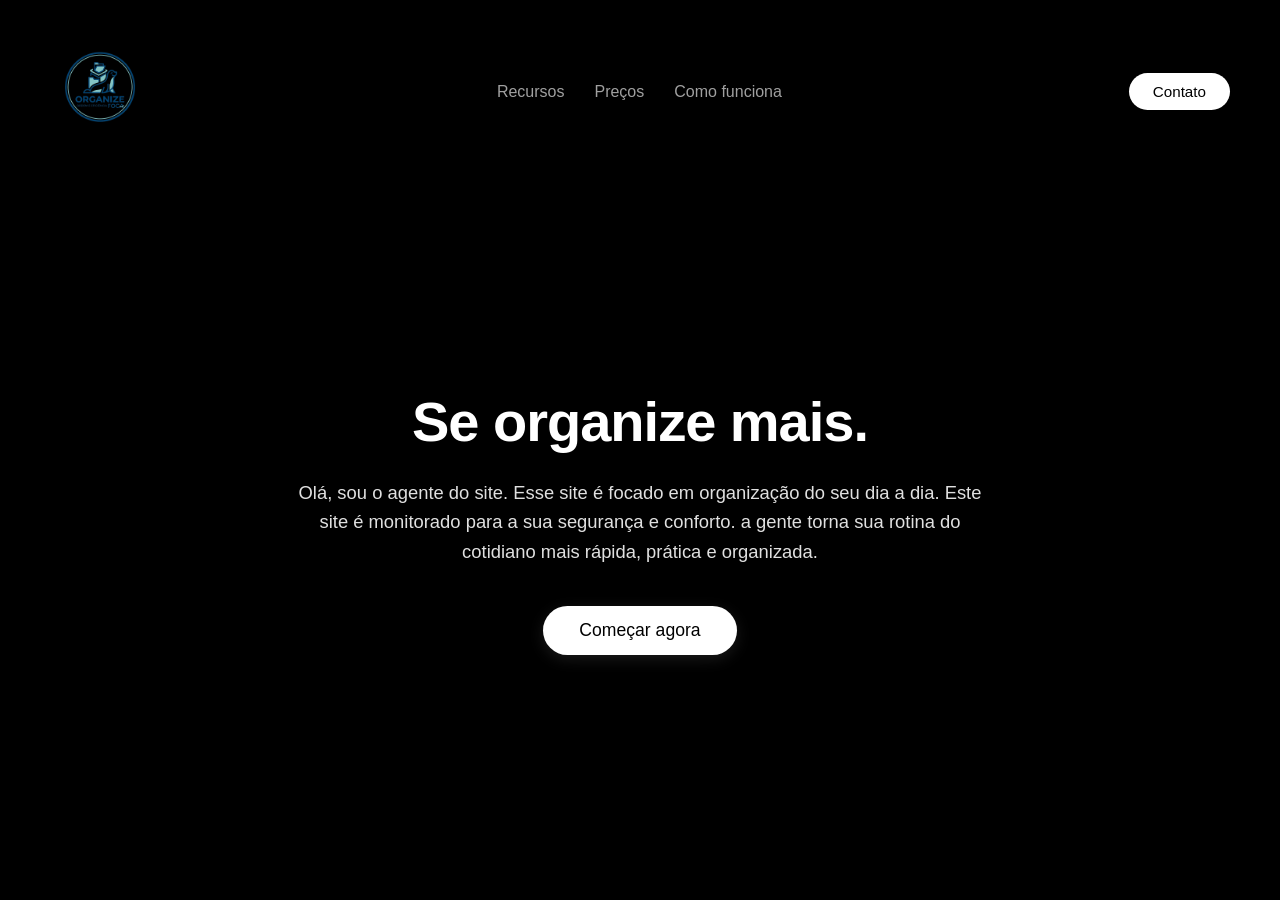
<file: index.html>
<!DOCTYPE html>
<html lang="pt-BR">
<head>
    <meta charset="UTF-8">
    <meta name="viewport" content="width=device-width, initial-scale=1.0">
    <title>Organize Foca | Organize sua vida</title>
    <link rel="stylesheet" href="./style/style.css">
</head>
<body>
    
    <header class="navbar">
        <div class="logo">
            <!-- Substitua pelo caminho real da sua imagem de logo -->
            <a href="./index.html">
                <img src="./image/Logo.png" alt="Organize Logo">
            </a>
        </div>
        <nav class="nav-links">
            <a href="./pages/recursos.html">Recursos</a>
            <a href="./pages/precos.html">Preços</a>
            <a href="./pages/como-funciona.html">Como funciona</a>
        </nav>
        <div class="nav-btn">
            <a href="./pages/contato.html" class="btn-contact">Contato</a>
        </div>
    </header>
    
    <main class="hero-section">
        <h1 class="main-title">Se organize mais.</h1>
        <p class="main-text">
            Olá, sou o agente do site. Esse site é focado em organização do seu dia a dia. 
            Este site é monitorado para a sua segurança e conforto. a gente torna sua rotina 
            do cotidiano mais rápida, prática e organizada.
        </p>
        <a href="https://google.com" target="_blank" class="btn-start">Começar agora</a>
    </main>
    
</body>
</html>
</file>
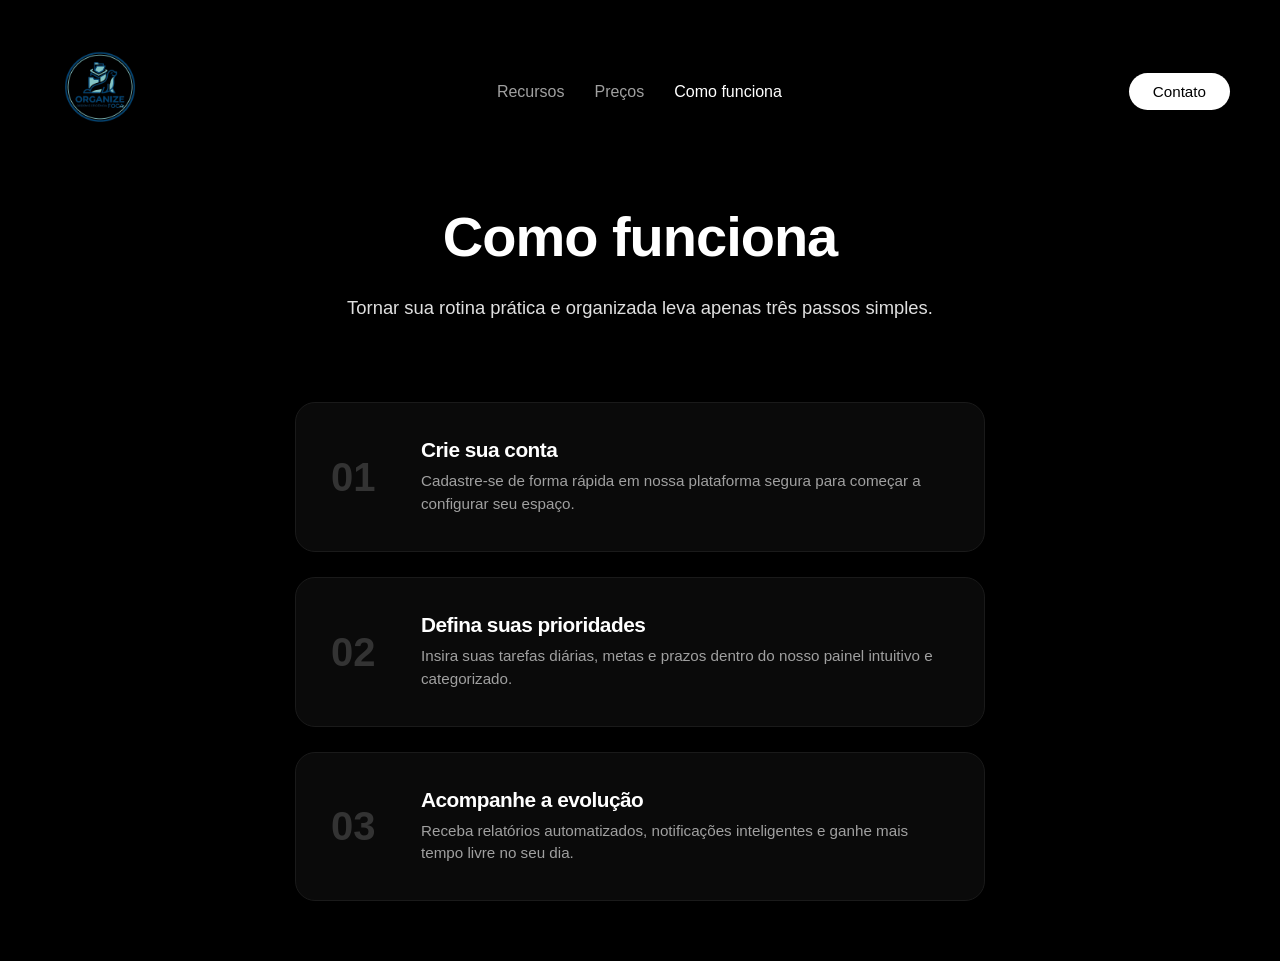
<file: pages/como-funciona.html>
<!DOCTYPE html>
<html lang="pt-BR">
<head>
    <meta charset="UTF-8">
    <meta name="viewport" content="width=device-width, initial-scale=1.0">
    <title>Como Funciona | Organize Mais</title>
    <!-- Links de estilo ajustados para a pasta correta -->
    <link rel="stylesheet" href="../style/style.css">
    <link rel="stylesheet" href="../style/como-funciona.css">
</head>
<body>
    
    <!-- Classes alteradas para bater estritamente com o seu style.css global -->
    <header class="navbar">
        <div class="logo">
            <a href="../index.html">
                <img src="../image/Logo.png" alt="Organize Logo">
            </a>
        </div>
        <nav class="nav-links">
            <a href="./recursos.html">Recursos</a>
            <a href="./precos.html">Preços</a>
            <a href="./como-funciona.html" style="color: #ffffff;">Como funciona</a>
        </nav>
        <div class="nav-btn">
            <a href="./contato.html" class="btn-contact">Contato</a>
        </div>
    </header>
    
    <!-- Main adaptado com suas classes originais para herdar o alinhamento perfeito -->
    <main class="hero-section">
        <h1 class="main-title">Como funciona</h1>
        <p class="main-text">Tornar sua rotina prática e organizada leva apenas três passos simples.</p>
        
        <div class="steps-container">
            <div class="step-item">
                <div class="step-number">01</div>
                <div class="step-content">
                    <h3>Crie sua conta</h3>
                    <p>Cadastre-se de forma rápida em nossa plataforma segura para começar a configurar seu espaço.</p>
                </div>
            </div>
            
            <div class="step-item">
                <div class="step-number">02</div>
                <div class="step-content">
                    <h3>Defina suas prioridades</h3>
                    <p>Insira suas tarefas diárias, metas e prazos dentro do nosso painel intuitivo e categorizado.</p>
                </div>
            </div>
            
            <div class="step-item">
                <div class="step-number">03</div>
                <div class="step-content">
                    <h3>Acompanhe a evolução</h3>
                    <p>Receba relatórios automatizados, notificações inteligentes e ganhe mais tempo livre no seu dia.</p>
                </div>
            </div>
        </div>
    </main>
    
</body>
</html>
</file>
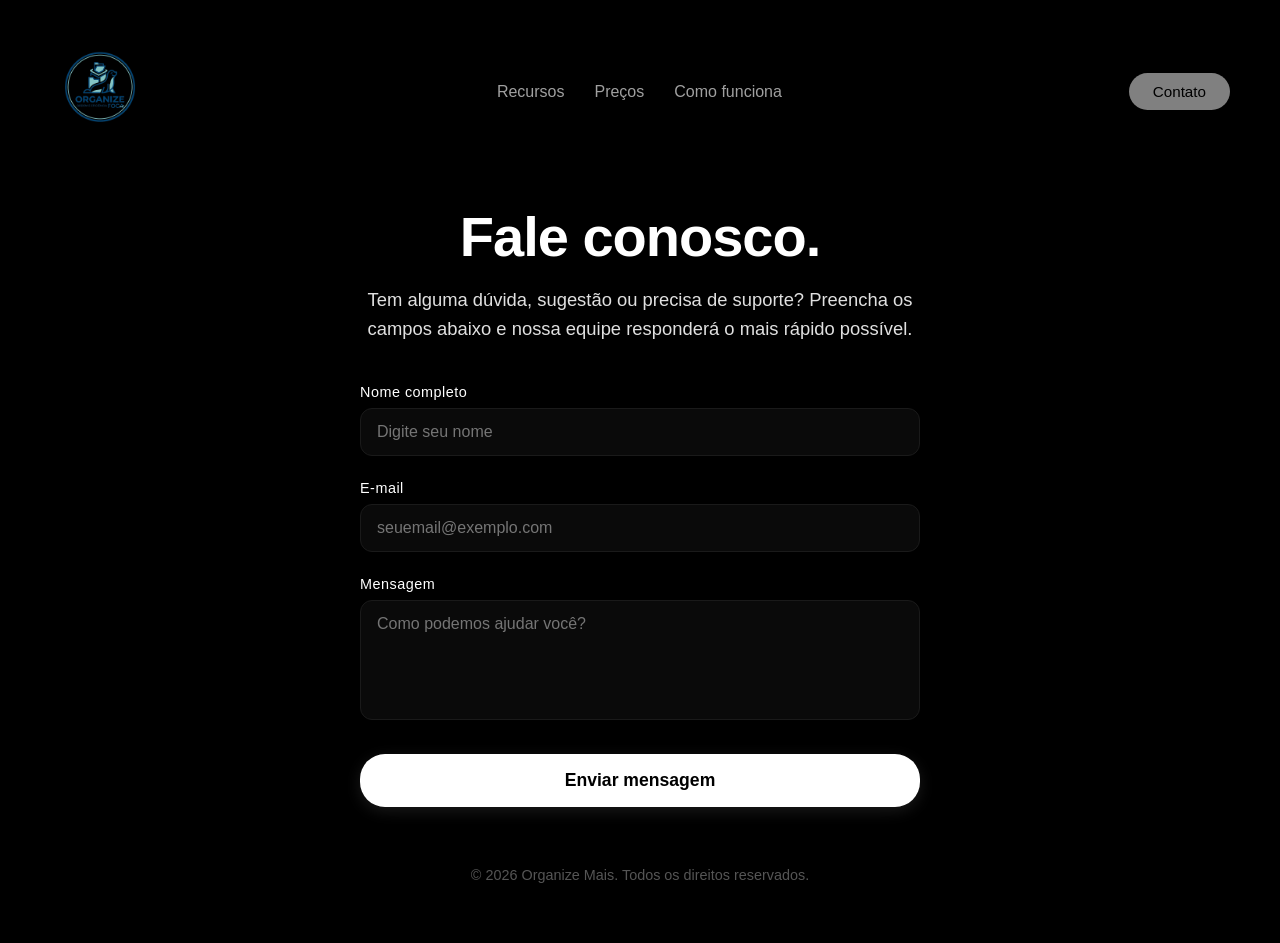
<file: pages/contato.html>
<!DOCTYPE html>
<html lang="pt-BR">
<head>
    <meta charset="UTF-8">
    <meta name="viewport" content="width=device-width, initial-scale=1.0">
    <title>Contato | Organize Mais</title>
    <!-- Vincula seu CSS global e o CSS individual de contato -->
    <link rel="stylesheet" href="../style/style.css">
    <link rel="stylesheet" href="../style/contato.css">
</head>
<body>

    <!-- Header integrado com as classes exatas do seu style.css global -->
    <header class="navbar">
        <div class="logo">
            <a href="../index.html">
                <img src="../image/Logo.png" alt="Organize Logo">
            </a>
        </div>
        <nav class="nav-links">
            <a href="./recursos.html">Recursos</a>
            <a href="./precos.html">Preços</a>
            <a href="./como-funciona.html">Como funciona</a>
        </nav>
        <div class="nav-btn">
            <a href="./contato.html" class="btn-contact" style="opacity: 0.5; pointer-events: none;">Contato</a>
        </div>
    </header>

    <!-- Estrutura principal utilizando suas classes padronizadas -->
    <main class="contact-section">
        <h1 class="main-title">Fale conosco.</h1>
        <p class="main-text">
            Tem alguma dúvida, sugestão ou precisa de suporte? Preencha os campos abaixo 
            e nossa equipe responderá o mais rápido possível.
        </p>

        <form class="contact-form" action="#" method="POST">
            <div class="form-group">
                <label for="name">Nome completo</label>
                <input type="text" id="name" name="name" placeholder="Digite seu nome" required>
            </div>

            <div class="form-group">
                <label for="email">E-mail</label>
                <input type="email" id="email" name="email" placeholder="seuemail@exemplo.com" required>
            </div>

            <div class="form-group">
                <label for="message">Mensagem</label>
                <textarea id="message" name="message" rows="5" placeholder="Como podemos ajudar você?" required></textarea>
            </div>

            <button type="submit" class="btn-submit">Enviar mensagem</button>
        </form>

        <footer class="footer">
            <p>&copy; 2026 Organize Mais. Todos os direitos reservados.</p>
        </footer>
    </main>

</body>
</html>
</file>
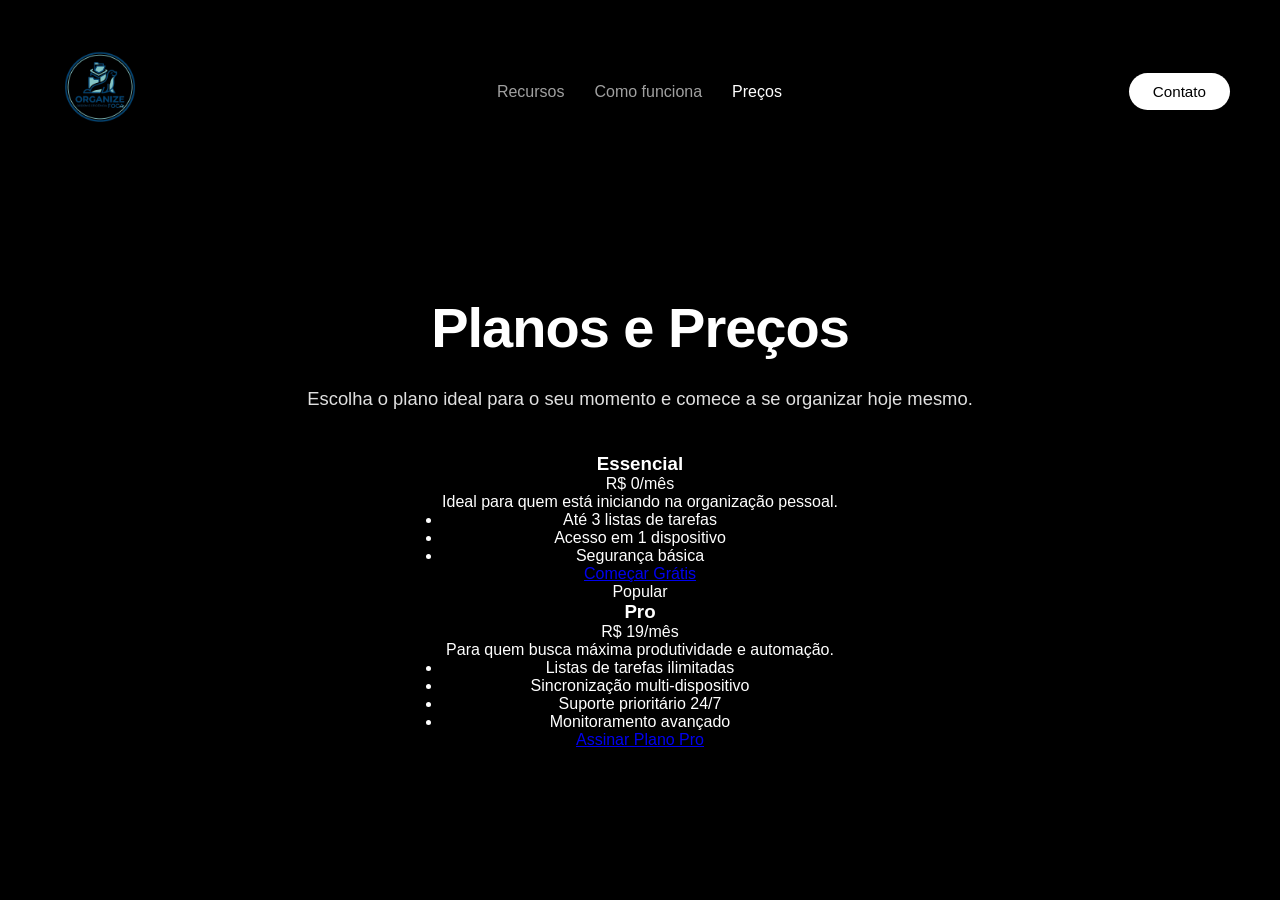
<file: pages/precos.html>
<!DOCTYPE html>
<html lang="pt-BR">
<head>
    <meta charset="UTF-8">
    <meta name="viewport" content="width=device-width, initial-scale=1.0">
    <title>Organize Mais - Preços</title>
     <link rel="stylesheet" href="./../style/style.css">
    <link rel="stylesheet" href="./../style/como-funciona.css">
</head>
<body>

    <nav class="navbar">
        <div class="logo">
            <a href="./../index.html">
                <img src="./../image/Logo.png" alt="Organize Logo">
            </a>
        </div>
        <div class="nav-links">
            <a href="./recursos.html">Recursos</a>
            <a href="como-funciona.html">Como funciona</a>
            <a href="precos.html" style="color: #ffffff;">Preços</a>
        </div>
        <div class="nav-btn">
            <a href="#" class="btn-contact">Contato</a>
        </div>
    </nav>

    <main class="hero-section">
        <h1 class="main-title">Planos e Preços</h1>
        <p class="main-text">Escolha o plano ideal para o seu momento e comece a se organizar hoje mesmo.</p>
        
        <div class="pricing-container">
            <div class="pricing-grid">
                <!-- Plano Essencial -->
                <div class="price-card">
                    <h3>Essencial</h3>
                    <div class="price-value">R$ 0<span>/mês</span></div>
                    <p>Ideal para quem está iniciando na organização pessoal.</p>
                    <ul class="price-features">
                        <li>Até 3 listas de tarefas</li>
                        <li>Acesso em 1 dispositivo</li>
                        <li>Segurança básica</li>
                    </ul>
                    <a href="#" class="btn-plan-outline">Começar Grátis</a>
                </div>

                <!-- Plano Pro -->
                <div class="price-card featured">
                    <span class="badge">Popular</span>
                    <h3>Pro</h3>
                    <div class="price-value">R$ 19<span>/mês</span></div>
                    <p>Para quem busca máxima produtividade e automação.</p>
                    <ul class="price-features">
                        <li>Listas de tarefas ilimitadas</li>
                        <li>Sincronização multi-dispositivo</li>
                        <li>Suporte prioritário 24/7</li>
                        <li>Monitoramento avançado</li>
                    </ul>
                    <a href="#" class="btn-plan-filled">Assinar Plano Pro</a>
                </div>
            </div>
        </div>
    </main>

</body>
</html>
</file>
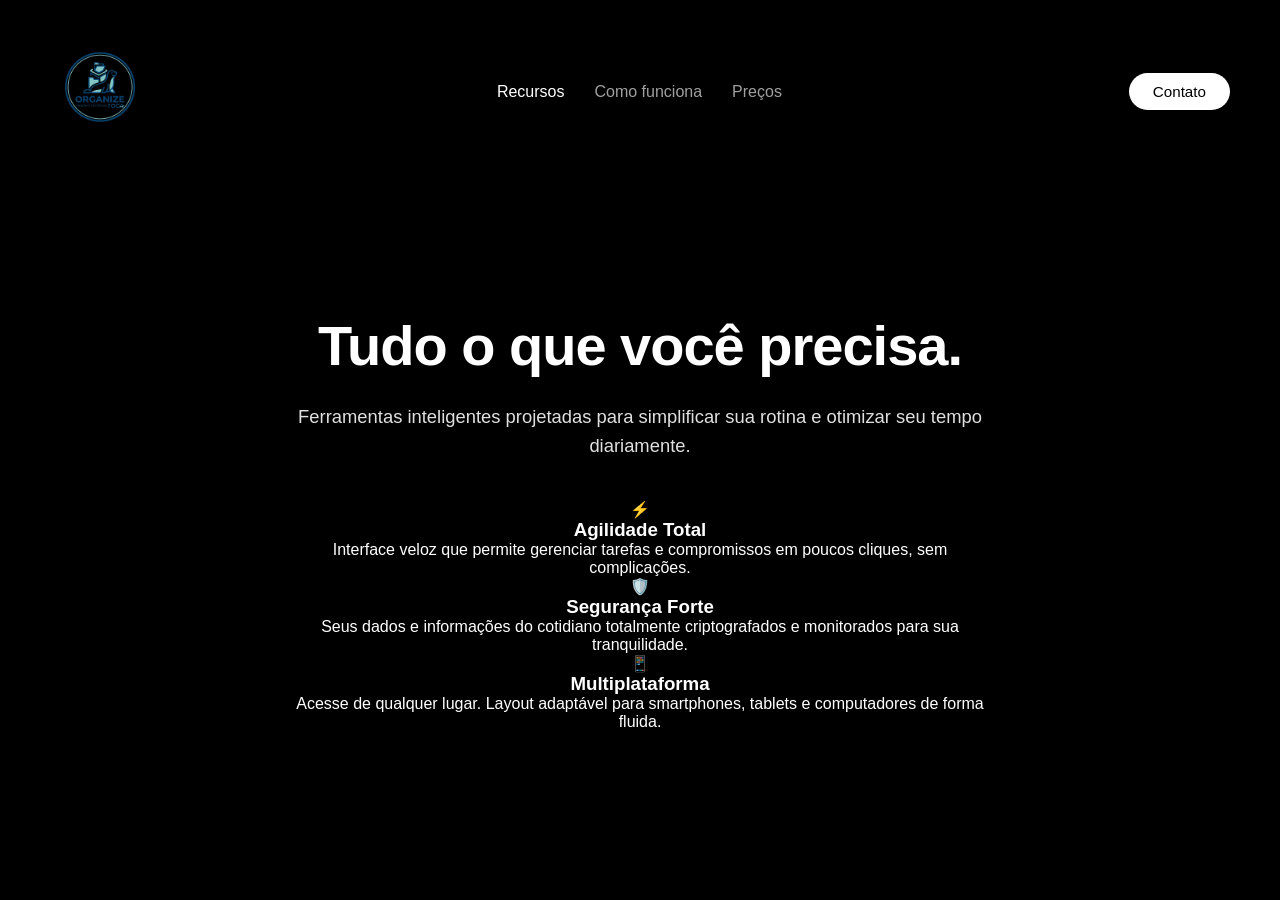
<file: pages/recursos.html>
<!DOCTYPE html>
<html lang="pt-BR">
<head>
    <meta charset="UTF-8">
    <meta name="viewport" content="width=device-width, initial-scale=1.0">
    <title>Organize Mais - Recursos</title>
     <link rel="stylesheet" href="./../style/style.css">
    <link rel="stylesheet" href="./../style/como-funciona.css">
</head>
<body>

    <nav class="navbar">
        <div class="logo">
            <!-- Adicione o caminho da sua imagem da logo aqui -->
            <a href="./../index.html">
                <img src="./../image/Logo.png" alt="Organize Logo">
            </a>
        </div>
        <div class="nav-links">
            <a href="index.html" style="color: #ffffff;">Recursos</a>
            <a href="como-funciona.html">Como funciona</a>
            <a href="precos.html">Preços</a>
        </div>
        <div class="nav-btn">
            <a href="#" class="btn-contact">Contato</a>
        </div>
    </nav>

    <main class="hero-section">
        <h1 class="main-title">Tudo o que você precisa.</h1>
        <p class="main-text">Ferramentas inteligentes projetadas para simplificar sua rotina e otimizar seu tempo diariamente.</p>
        
        <div class="features-container">
            <div class="features-grid">
                <div class="feature-card">
                    <span class="feature-icon">⚡</span>
                    <h3>Agilidade Total</h3>
                    <p>Interface veloz que permite gerenciar tarefas e compromissos em poucos cliques, sem complicações.</p>
                </div>
                <div class="feature-card">
                    <span class="feature-icon">🛡️</span>
                    <h3>Segurança Forte</h3>
                    <p>Seus dados e informações do cotidiano totalmente criptografados e monitorados para sua tranquilidade.</p>
                </div>
                <div class="feature-card">
                    <span class="feature-icon">📱</span>
                    <h3>Multiplataforma</h3>
                    <p>Acesse de qualquer lugar. Layout adaptável para smartphones, tablets e computadores de forma fluida.</p>
                </div>
            </div>
        </div>
    </main>

</body>
</html>
</file>
<file: style/style.css>
/* --- Reset Geral --- */
* {
    margin: 0;
    padding: 0;
    box-sizing: border-box;
    font-family: -apple-system, BlinkMacSystemFont, "Segoe UI", Roboto, Helvetica, Arial, sans-serif;
}

body {
    background-color: #000000;
    color: #ffffff;
    min-height: 100vh;
    display: flex;
    flex-direction: column;
    align-items: center;
    padding: 20px;
}

/* --- Navbar (Desktop) --- */
.navbar {
    width: 100%;
    max-width: 1200px;
    display: flex;
    justify-content: space-between;
    align-items: center;
    padding: 20px 10px;
}

.logo img {
    height: 100px;
    width: 5;
    border-radius: 50%;

}


.nav-links {
    display: flex;
    gap: 30px;
}

.nav-links a {
    color: #a0a0a0;
    text-decoration: none;
    font-size: 1rem;
    transition: color 0.3s;
}

.nav-links a:hover {
    color: #ffffff;
}

.btn-contact {
    background-color: #ffffff;
    color: #000000;
    text-decoration: none;
    padding: 10px 24px;
    border-radius: 20px;
    font-weight: 500;
    font-size: 0.95rem;
    transition: opacity 0.3s;
}

.btn-contact:hover {
    opacity: 0.9;
}

/* --- Hero Section --- */
.hero-section {
    flex: 1;
    display: flex;
    flex-direction: column;
    justify-content: center;
    align-items: center;
    text-align: center;
    max-width: 750px;
    padding: 40px 20px;
}

.main-title {
    font-size: 3.5rem;
    font-weight: 700;
    margin-bottom: 24px;
    letter-spacing: -1px;
}

.main-text {
    color: #e0e0e0;
    font-size: 1.15rem;
    line-height: 1.6;
    margin-bottom: 40px;
    font-weight: 300;
}

.btn-start {
    background-color: #ffffff;
    color: #000000;
    text-decoration: none;
    padding: 14px 36px;
    border-radius: 25px;
    font-weight: 500;
    font-size: 1.1rem;
    box-shadow: 0 4px 15px rgba(255, 255, 255, 0.1);
    transition: transform 0.2s, opacity 0.3s;
}

.btn-start:hover {
    transform: scale(1.02);
    opacity: 0.95;
}

/* --- Responsividade: Tablets (Média de 768px) --- */
@media (max-width: 768px) {
    .main-title {
        font-size: 2.8rem;
    }

    .nav-links {
        gap: 20px;
    }
}

/* --- Responsividade: Celulares (Média de 480px) --- */
@media (max-width: 480px) {
    .navbar {
        flex-direction: column;
        gap: 20px;
    }

    .nav-links {
        width: 100%;
        justify-content: center;
        flex-wrap: wrap;
        gap: 15px;
    }

    .nav-btn {
        width: 100%;
        display: flex;
        justify-content: center;
    }

    .btn-contact {
        width: 80%;
        text-align: center;
    }

    .hero-section {
        justify-content: flex-start;
        padding-top: 60px;
    }

    .main-title {
        font-size: 2.2rem;
    }

    .main-text {
        font-size: 1rem;
    }
}
</file>
<file: style/como-funciona.css>
/* --- Lista de Passos Verticais --- */
.steps-container {
    width: 100%;
    max-width: 800px;
    margin: 40px auto 0 auto; /* Ajustado margem inferior */
    display: flex;
    flex-direction: column;
    gap: 25px;
    padding: 0 10px;
}

.step-item {
    display: flex;
    gap: 30px;
    background-color: #0A0A0A;
    border: 1px solid #1A1A1A;
    padding: 35px;
    border-radius: 20px;
    align-items: center;
    text-align: left; /* Garante alinhamento à esquerda independente do elemento pai */
    width: 100%;
}

.step-number {
    font-size: 2.5rem;
    font-weight: 800;
    color: #333333;
    min-width: 60px;
    line-height: 1; /* Evita quebras de linha ou espaçamentos verticais fantasmas */
}

.step-content {
    flex: 1; /* Faz o conteúdo ocupar todo o espaço restante do card */
}

.step-content h3 {
    font-size: 1.3rem;
    font-weight: 600;
    margin-bottom: 8px;
    letter-spacing: -0.5px;
    color: #ffffff;
}

.step-content p {
    color: #a0a0a0;
    font-weight: 300;
    font-size: 0.95rem;
    line-height: 1.5;
}

/* --- Responsividade: Celulares (Média de 480px) --- */
@media (max-width: 480px) {
    .step-item {
        flex-direction: column;
        text-align: center; /* Centraliza o texto no mobile para um visual mais limpo */
        gap: 15px;
        padding: 25px;
    }

    .step-number {
        min-width: auto; /* Remove a largura mínima desnecessária no fluxo vertical */
    }
}
</file>
<file: style/contato.css>
/* ==========================================
   SEÇÃO DE CONTATO (EXCLUSIVO)
   ========================================== */
.contact-section {
    flex: 1;
    display: flex;
    flex-direction: column;
    justify-content: center;
    align-items: center;
    text-align: center;
    width: 100%;
    max-width: 600px;
    padding: 40px 20px;
    margin: 0 auto; /* Mantém a seção perfeitamente centralizada */
}

/* O título e o texto herdam as fontes do style.css principal, necessitando apenas de ajustes finos */
.contact-section .main-title {
    margin-bottom: 16px;
}

.contact-section .main-text {
    margin-bottom: 40px;
}

/* --- Formulário Elegante --- */
.contact-form {
    width: 100%;
    display: flex;
    flex-direction: column;
    gap: 24px;
    text-align: left;
}

.form-group {
    display: flex;
    flex-direction: column;
    gap: 8px;
}

.form-group label {
    font-size: 0.9rem;
    color: #ffffff;
    font-weight: 500;
    letter-spacing: 0.5px;
}

.form-group input,
.form-group textarea {
    width: 100%;
    background-color: #0A0A0A; /* Alterado para combinar com o fundo escuro dos cards do layout */
    border: 1px solid #1A1A1A; /* Borda idêntica ao padrão estético do seu projeto */
    color: #ffffff;
    padding: 14px 16px;
    border-radius: 12px;
    font-size: 1rem;
    transition: border-color 0.3s, box-shadow 0.3s;
}

.form-group input:focus,
.form-group textarea:focus {
    outline: none;
    border-color: #ffffff;
    box-shadow: 0 0 0 2px rgba(255, 255, 255, 0.1);
}

.form-group textarea {
    resize: none;
}

/* --- Botão de Envio --- */
.btn-submit {
    background-color: #ffffff;
    color: #000000;
    border: none;
    padding: 16px;
    border-radius: 25px;
    font-weight: 600;
    font-size: 1.1rem;
    cursor: pointer;
    margin-top: 10px;
    box-shadow: 0 4px 15px rgba(255, 255, 255, 0.1);
    transition: transform 0.2s, opacity 0.3s;
}

.btn-submit:hover {
    transform: scale(1.01);
    opacity: 0.95;
}

.footer {
    margin-top: 60px;
    text-align: center;
    color: #555555;
    font-size: 0.9rem;
    width: 100%;
}

/* ==========================================
   RESPONSIVIDADE (MOBILE)
   ========================================== */
@media (max-width: 480px) {
    .contact-section {
        justify-content: flex-start;
        padding-top: 40px;
    }

    .contact-section .main-text {
        margin-bottom: 30px;
    }
    
    .form-group input,
    .form-group textarea {
        padding: 12px;
    }
}
</file>
